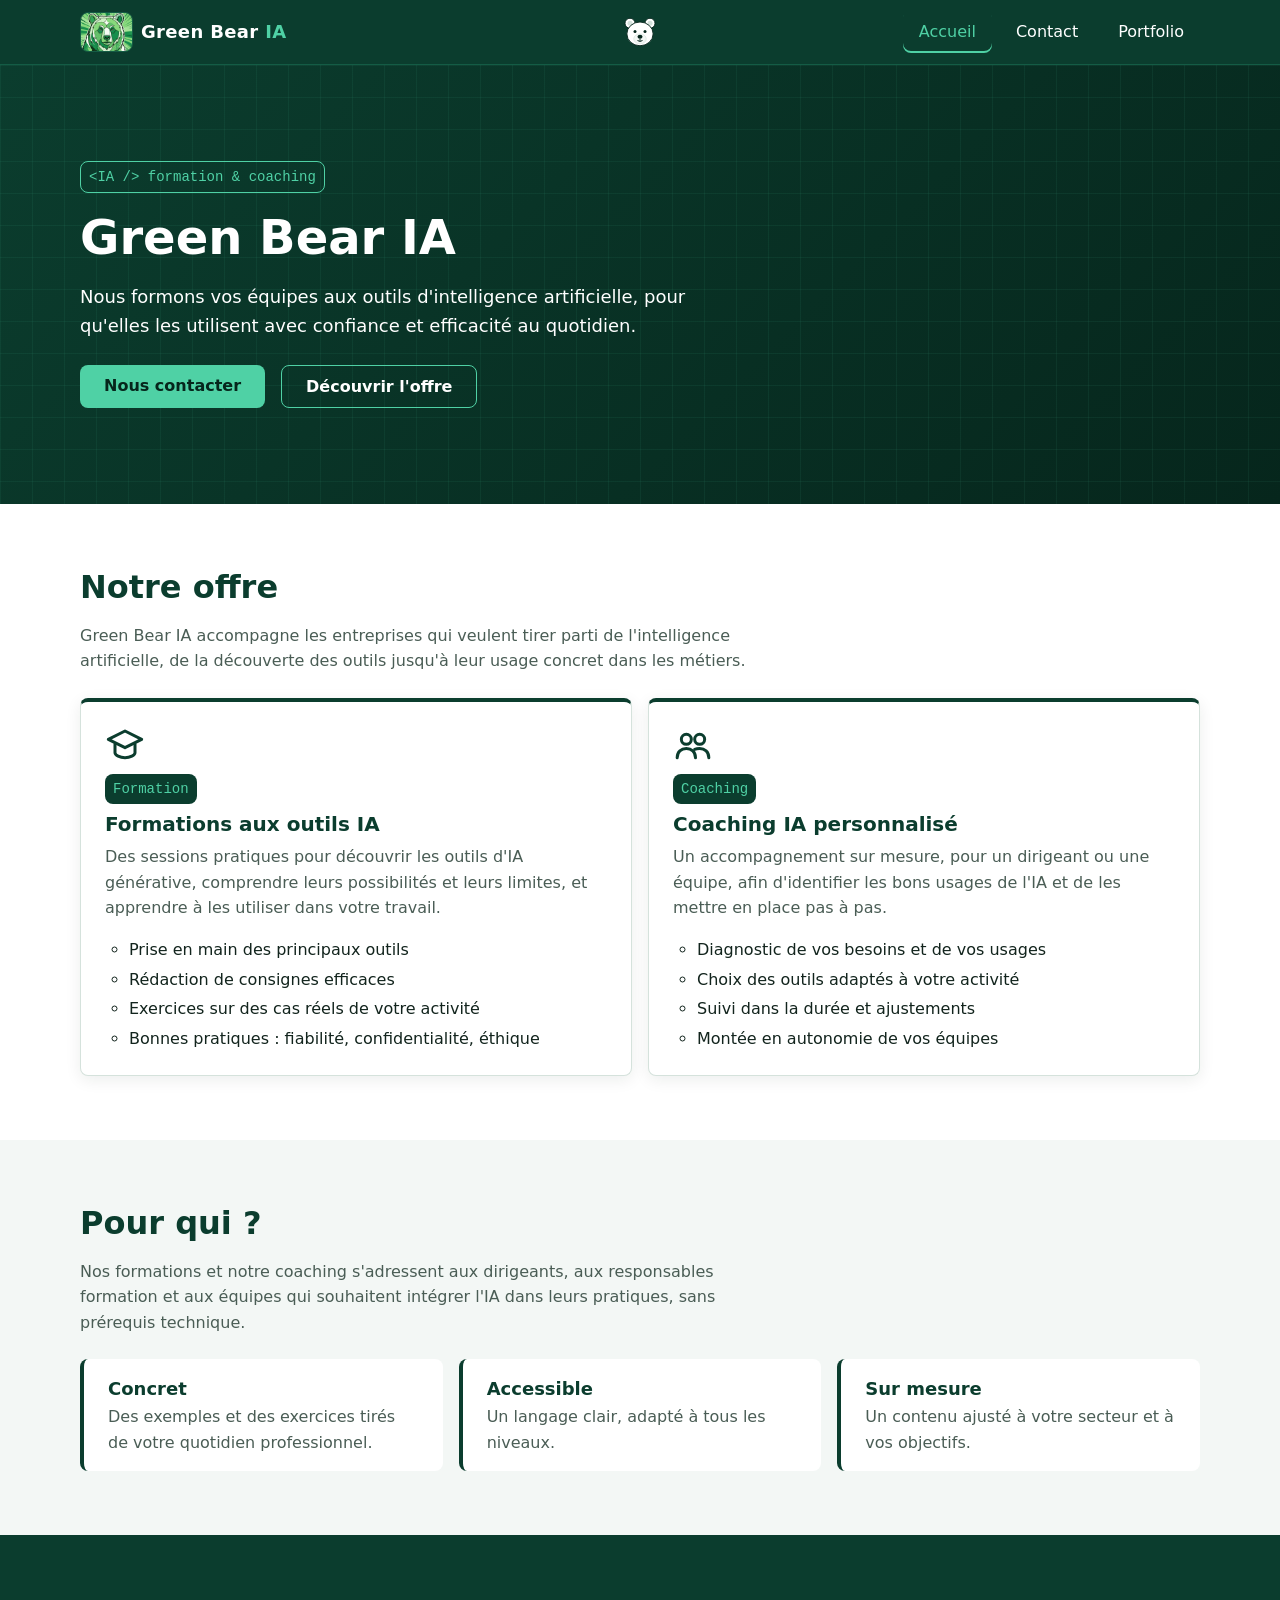
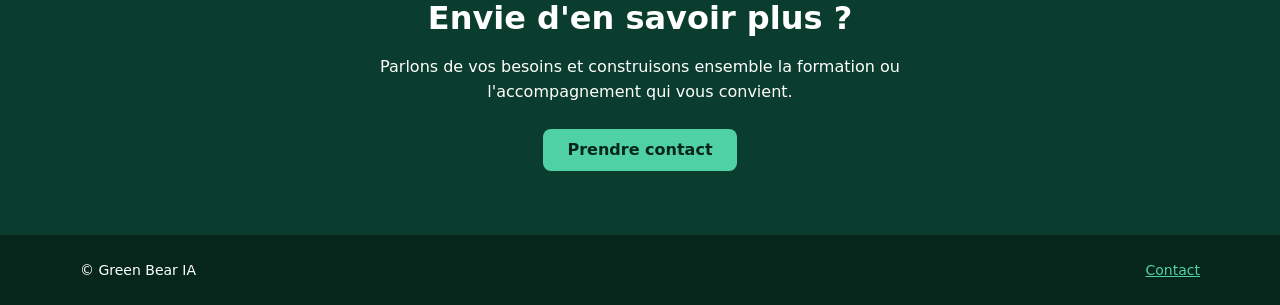
<file: index.html>
<!DOCTYPE html>
<html lang="fr">
<head>
  <meta charset="utf-8">
  <meta name="viewport" content="width=device-width, initial-scale=1">
  <title>Green Bear IA — Accueil</title>
  <meta name="description" content="Green Bear IA : formation et accompagnement à l'intelligence artificielle.">
  <meta name="theme-color" content="#0b3d2e">
  <link rel="stylesheet" href="assets/css/style.css">
</head>
<body>
  <a class="skip-link" href="#contenu">Aller au contenu</a>

  <header class="site-header">
    <div class="container site-header__inner">
      <a class="logo" href="index.html">
        <img class="logo__mark" src="assets/img/GreenBear.png" width="1200" height="896" alt="Logo Green Bear IA : tête d'ours stylisée dans des tons verts">
        <span>Green Bear <span class="logo__accent">IA</span></span>
      </a>
      <a class="header-bear" href="index.html" aria-label="Ours blanc Green Bear IA : retour à l'accueil">
        <svg class="header-bear__icon" viewBox="0 0 64 64" width="64" height="64" aria-hidden="true" focusable="false">
          <circle class="header-bear__fur" cx="16" cy="18" r="8"/>
          <circle class="header-bear__fur" cx="48" cy="18" r="8"/>
          <circle class="header-bear__inner" cx="16" cy="18" r="4"/>
          <circle class="header-bear__inner" cx="48" cy="18" r="4"/>
          <ellipse class="header-bear__fur" cx="32" cy="35" rx="21" ry="19"/>
          <ellipse class="header-bear__muzzle" cx="32" cy="43" rx="10" ry="8"/>
          <circle class="header-bear__feature" cx="24" cy="31" r="2.4"/>
          <circle class="header-bear__feature" cx="40" cy="31" r="2.4"/>
          <ellipse class="header-bear__feature" cx="32" cy="39.5" rx="4" ry="3"/>
          <path class="header-bear__mouth" d="M32 42.5 V45.5 M28.5 46 Q32 48.5 35.5 46"/>
        </svg>
      </a>
      <button class="nav-toggle" type="button" aria-expanded="false" aria-controls="main-nav">
        <span class="nav-toggle__icon" aria-hidden="true"></span>
        <span class="nav-toggle__label">Menu</span>
      </button>
      <nav class="main-nav" id="main-nav" aria-label="Menu principal">
        <ul class="main-nav__list">
          <li><a class="main-nav__link" href="index.html" aria-current="page">Accueil</a></li>
          <li><a class="main-nav__link" href="contact.html">Contact</a></li>
          <li><a class="main-nav__link" href="portfolio.html">Portfolio</a></li>
        </ul>
      </nav>
    </div>
  </header>

  <main id="contenu">
    <section class="hero">
      <div class="container">
        <span class="hero__tag">&lt;IA /&gt; formation &amp; coaching</span>
        <h1>Green Bear IA</h1>
        <p class="hero__lead">Nous formons vos équipes aux outils d'intelligence artificielle, pour qu'elles les utilisent avec confiance et efficacité au quotidien.</p>
        <div class="hero__actions">
          <a class="btn btn--accent" href="contact.html">Nous contacter</a>
          <a class="btn btn--ghost" href="#offre">Découvrir l'offre</a>
        </div>
      </div>
    </section>

    <section class="section" id="offre" aria-labelledby="offre-titre">
      <div class="container">
        <h2 id="offre-titre">Notre offre</h2>
        <p class="section__intro">Green Bear IA accompagne les entreprises qui veulent tirer parti de l'intelligence artificielle, de la découverte des outils jusqu'à leur usage concret dans les métiers.</p>
        <ul class="offer-list">
          <li class="offer-card">
            <svg class="offer-card__icon" viewBox="0 0 24 24" aria-hidden="true" focusable="false">
              <path d="M2 8 L12 3 L22 8 L12 13 Z" fill="none" stroke="currentColor" stroke-width="1.8" stroke-linejoin="round"/>
              <path d="M6 10.5 V16 C6 17.5 9 19 12 19 C15 19 18 17.5 18 16 V10.5" fill="none" stroke="currentColor" stroke-width="1.8" stroke-linejoin="round"/>
            </svg>
            <span class="offer-card__tag">Formation</span>
            <h3 class="offer-card__title">Formations aux outils IA</h3>
            <p class="offer-card__text">Des sessions pratiques pour découvrir les outils d'IA générative, comprendre leurs possibilités et leurs limites, et apprendre à les utiliser dans votre travail.</p>
            <ul class="offer-card__points">
              <li>Prise en main des principaux outils</li>
              <li>Rédaction de consignes efficaces</li>
              <li>Exercices sur des cas réels de votre activité</li>
              <li>Bonnes pratiques : fiabilité, confidentialité, éthique</li>
            </ul>
          </li>
          <li class="offer-card">
            <svg class="offer-card__icon" viewBox="0 0 24 24" aria-hidden="true" focusable="false">
              <circle cx="8" cy="8" r="3" fill="none" stroke="currentColor" stroke-width="1.8"/>
              <circle cx="16" cy="8" r="3" fill="none" stroke="currentColor" stroke-width="1.8"/>
              <path d="M2.5 19 C2.5 15.5 5 13.5 8 13.5 C11 13.5 13.5 15.5 13.5 19" fill="none" stroke="currentColor" stroke-width="1.8" stroke-linecap="round"/>
              <path d="M13 14 C14 13.6 15 13.5 16 13.5 C19 13.5 21.5 15.5 21.5 19" fill="none" stroke="currentColor" stroke-width="1.8" stroke-linecap="round"/>
            </svg>
            <span class="offer-card__tag">Coaching</span>
            <h3 class="offer-card__title">Coaching IA personnalisé</h3>
            <p class="offer-card__text">Un accompagnement sur mesure, pour un dirigeant ou une équipe, afin d'identifier les bons usages de l'IA et de les mettre en place pas à pas.</p>
            <ul class="offer-card__points">
              <li>Diagnostic de vos besoins et de vos usages</li>
              <li>Choix des outils adaptés à votre activité</li>
              <li>Suivi dans la durée et ajustements</li>
              <li>Montée en autonomie de vos équipes</li>
            </ul>
          </li>
        </ul>
      </div>
    </section>

    <section class="section section--soft" aria-labelledby="pourquoi-titre">
      <div class="container">
        <h2 id="pourquoi-titre">Pour qui&nbsp;?</h2>
        <p class="section__intro">Nos formations et notre coaching s'adressent aux dirigeants, aux responsables formation et aux équipes qui souhaitent intégrer l'IA dans leurs pratiques, sans prérequis technique.</p>
        <ul class="benefit-list">
          <li class="benefit"><strong class="benefit__title">Concret</strong> Des exemples et des exercices tirés de votre quotidien professionnel.</li>
          <li class="benefit"><strong class="benefit__title">Accessible</strong> Un langage clair, adapté à tous les niveaux.</li>
          <li class="benefit"><strong class="benefit__title">Sur mesure</strong> Un contenu ajusté à votre secteur et à vos objectifs.</li>
        </ul>
      </div>
    </section>

    <section class="cta-band" aria-labelledby="cta-titre">
      <div class="container">
        <h2 id="cta-titre">Envie d'en savoir plus&nbsp;?</h2>
        <p class="cta-band__text">Parlons de vos besoins et construisons ensemble la formation ou l'accompagnement qui vous convient.</p>
        <a class="btn btn--accent" href="contact.html">Prendre contact</a>
      </div>
    </section>
  </main>

  <footer class="site-footer">
    <div class="container site-footer__inner">
      <p>&copy; Green Bear IA</p>
      <p><a href="contact.html">Contact</a></p>
    </div>
  </footer>

  <script src="assets/js/main.js"></script>
</body>
</html>
</file>
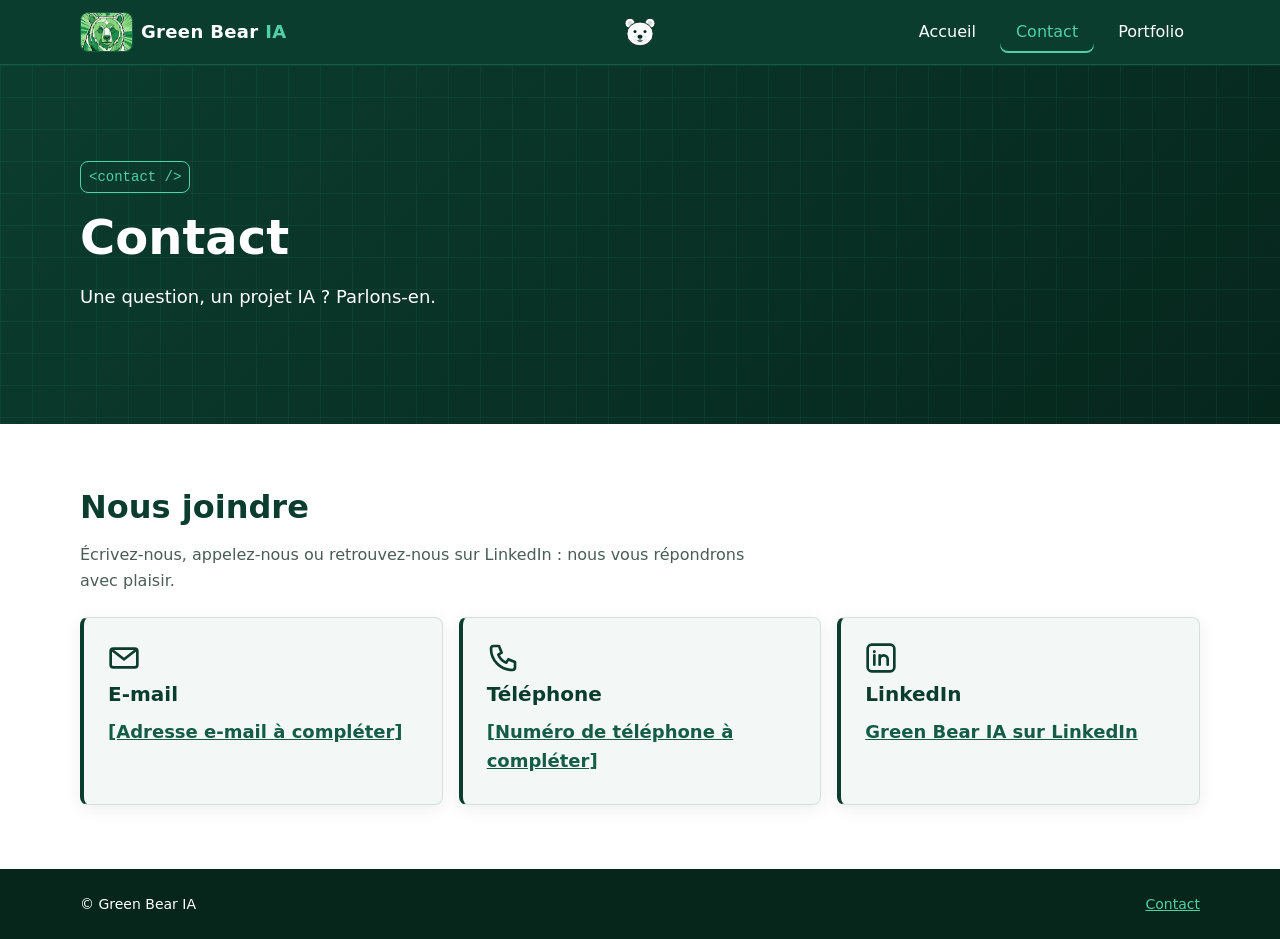
<file: contact.html>
<!DOCTYPE html>
<html lang="fr">
<head>
  <meta charset="utf-8">
  <meta name="viewport" content="width=device-width, initial-scale=1">
  <title>Green Bear IA — Contact</title>
  <meta name="description" content="Contacter Green Bear IA.">
  <meta name="theme-color" content="#0b3d2e">
  <link rel="stylesheet" href="assets/css/style.css">
</head>
<body>
  <a class="skip-link" href="#contenu">Aller au contenu</a>

  <header class="site-header">
    <div class="container site-header__inner">
      <a class="logo" href="index.html">
        <img class="logo__mark" src="assets/img/GreenBear.png" width="1200" height="896" alt="Logo Green Bear IA : tête d'ours stylisée dans des tons verts">
        <span>Green Bear <span class="logo__accent">IA</span></span>
      </a>
      <a class="header-bear" href="index.html" aria-label="Ours blanc Green Bear IA : retour à l'accueil">
        <svg class="header-bear__icon" viewBox="0 0 64 64" width="64" height="64" aria-hidden="true" focusable="false">
          <circle class="header-bear__fur" cx="16" cy="18" r="8"/>
          <circle class="header-bear__fur" cx="48" cy="18" r="8"/>
          <circle class="header-bear__inner" cx="16" cy="18" r="4"/>
          <circle class="header-bear__inner" cx="48" cy="18" r="4"/>
          <ellipse class="header-bear__fur" cx="32" cy="35" rx="21" ry="19"/>
          <ellipse class="header-bear__muzzle" cx="32" cy="43" rx="10" ry="8"/>
          <circle class="header-bear__feature" cx="24" cy="31" r="2.4"/>
          <circle class="header-bear__feature" cx="40" cy="31" r="2.4"/>
          <ellipse class="header-bear__feature" cx="32" cy="39.5" rx="4" ry="3"/>
          <path class="header-bear__mouth" d="M32 42.5 V45.5 M28.5 46 Q32 48.5 35.5 46"/>
        </svg>
      </a>
      <button class="nav-toggle" type="button" aria-expanded="false" aria-controls="main-nav">
        <span class="nav-toggle__icon" aria-hidden="true"></span>
        <span class="nav-toggle__label">Menu</span>
      </button>
      <nav class="main-nav" id="main-nav" aria-label="Menu principal">
        <ul class="main-nav__list">
          <li><a class="main-nav__link" href="index.html">Accueil</a></li>
          <li><a class="main-nav__link" href="contact.html" aria-current="page">Contact</a></li>
          <li><a class="main-nav__link" href="portfolio.html">Portfolio</a></li>
        </ul>
      </nav>
    </div>
  </header>

  <main id="contenu">
    <section class="hero">
      <div class="container">
        <span class="hero__tag">&lt;contact /&gt;</span>
        <h1>Contact</h1>
        <p class="hero__lead">Une question, un projet IA ? Parlons-en.</p>
      </div>
    </section>

    <section class="section">
      <div class="container">
        <h2>Nous joindre</h2>
        <p class="section__intro">Écrivez-nous, appelez-nous ou retrouvez-nous sur LinkedIn : nous vous répondrons avec plaisir.</p>
        <ul class="contact-list">
          <li class="contact-card">
            <svg class="contact-card__icon" viewBox="0 0 24 24" aria-hidden="true" focusable="false">
              <rect x="2" y="5" width="20" height="14" rx="2" fill="none" stroke="currentColor" stroke-width="2"/>
              <path d="M3 6 L12 13 L21 6" fill="none" stroke="currentColor" stroke-width="2"/>
            </svg>
            <h3 class="contact-card__title">E-mail</h3>
            <!-- Adresse e-mail à compléter : remplacer dans le href (après « mailto: ») et dans le texte du lien -->
            <a class="contact-card__link" href="mailto:adresse@a-completer.fr">[Adresse e-mail à compléter]</a>
          </li>
          <li class="contact-card">
            <svg class="contact-card__icon" viewBox="0 0 24 24" aria-hidden="true" focusable="false">
              <path d="M5 3 h4 l2 5 -2.5 1.5 a11 11 0 0 0 6 6 L16 13 l5 2 v4 a2 2 0 0 1 -2 2 A16 16 0 0 1 3 5 a2 2 0 0 1 2 -2 z" fill="none" stroke="currentColor" stroke-width="2" stroke-linejoin="round"/>
            </svg>
            <h3 class="contact-card__title">Téléphone</h3>
            <!-- Numéro de téléphone à compléter : remplacer dans le href (format international, ex. tel:+33...) et dans le texte du lien -->
            <a class="contact-card__link" href="tel:+33000000000">[Numéro de téléphone à compléter]</a>
          </li>
          <li class="contact-card">
            <svg class="contact-card__icon" viewBox="0 0 24 24" aria-hidden="true" focusable="false">
              <rect x="2" y="2" width="20" height="20" rx="3" fill="none" stroke="currentColor" stroke-width="2"/>
              <path d="M7 10 v7 M7 7 v0.5 M11 17 v-7 M11 13 a3 3 0 0 1 6 0 v4" fill="none" stroke="currentColor" stroke-width="2" stroke-linecap="round"/>
            </svg>
            <h3 class="contact-card__title">LinkedIn</h3>
            <!-- Adresse du profil LinkedIn de la société à compléter dans le href -->
            <a class="contact-card__link" href="https://www.linkedin.com/company/a-completer/" target="_blank" rel="noopener noreferrer">Green Bear IA sur LinkedIn<span class="visually-hidden"> (s'ouvre dans un nouvel onglet)</span></a>
          </li>
        </ul>
      </div>
    </section>
  </main>

  <footer class="site-footer">
    <div class="container site-footer__inner">
      <p>&copy; Green Bear IA</p>
      <p><a href="contact.html">Contact</a></p>
    </div>
  </footer>

  <script src="assets/js/main.js"></script>
</body>
</html>
</file>
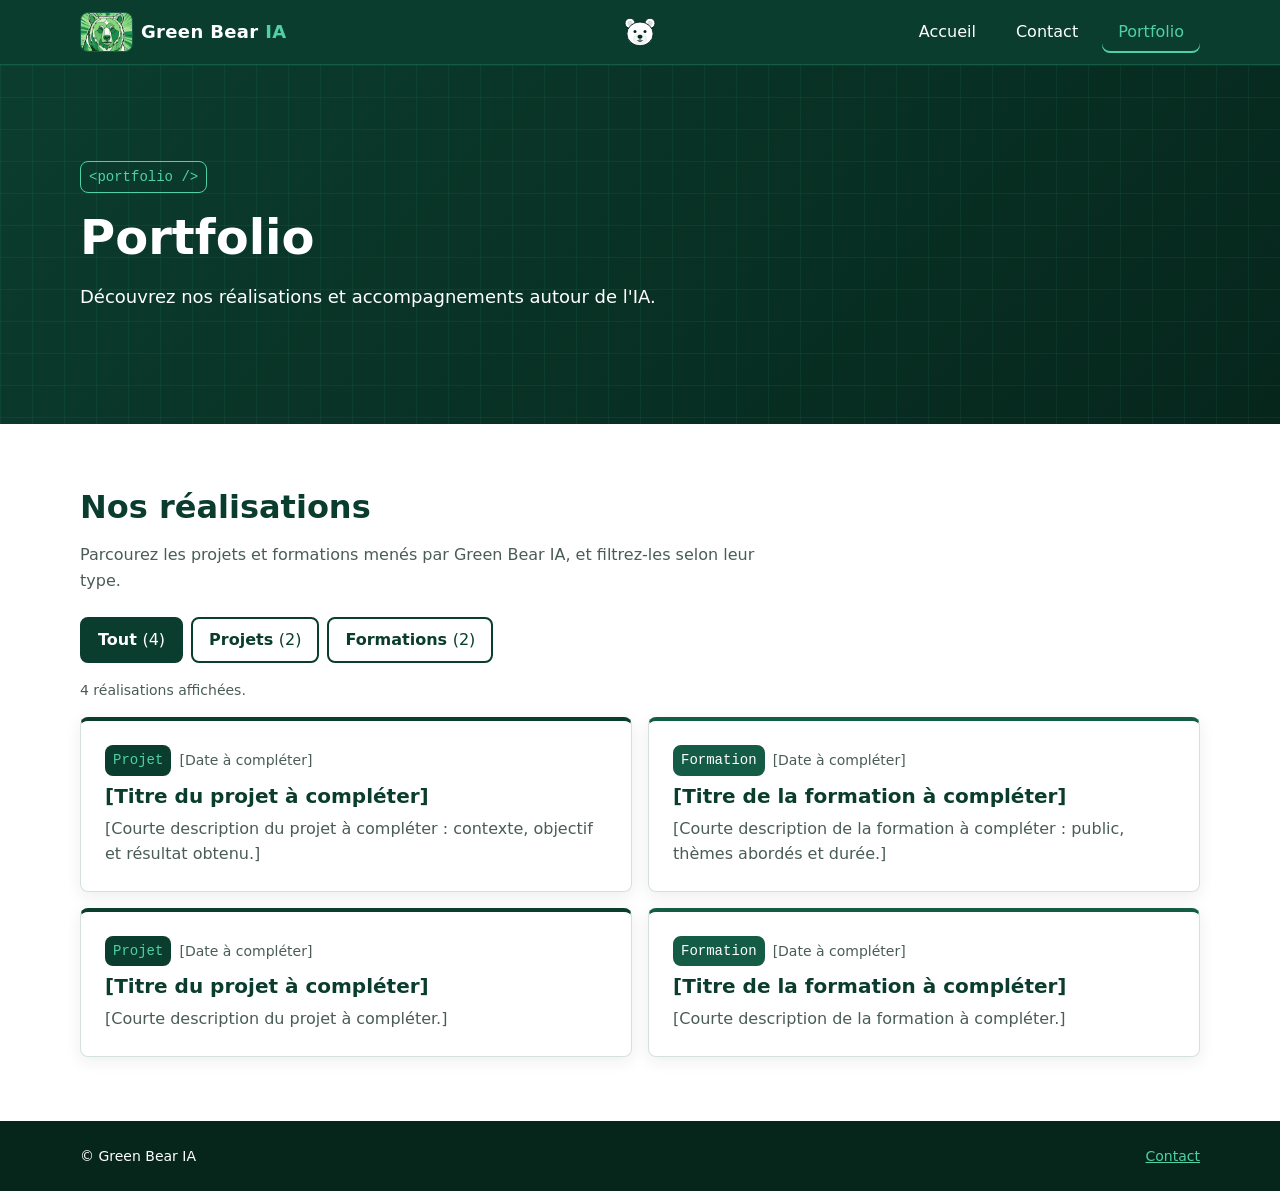
<file: portfolio.html>
<!DOCTYPE html>
<html lang="fr">
<head>
  <meta charset="utf-8">
  <meta name="viewport" content="width=device-width, initial-scale=1">
  <title>Green Bear IA — Portfolio</title>
  <meta name="description" content="Les réalisations et accompagnements de Green Bear IA.">
  <meta name="theme-color" content="#0b3d2e">
  <link rel="stylesheet" href="assets/css/style.css">
</head>
<body>
  <a class="skip-link" href="#contenu">Aller au contenu</a>

  <header class="site-header">
    <div class="container site-header__inner">
      <a class="logo" href="index.html">
        <img class="logo__mark" src="assets/img/GreenBear.png" width="1200" height="896" alt="Logo Green Bear IA : tête d'ours stylisée dans des tons verts">
        <span>Green Bear <span class="logo__accent">IA</span></span>
      </a>
      <a class="header-bear" href="index.html" aria-label="Ours blanc Green Bear IA : retour à l'accueil">
        <svg class="header-bear__icon" viewBox="0 0 64 64" width="64" height="64" aria-hidden="true" focusable="false">
          <circle class="header-bear__fur" cx="16" cy="18" r="8"/>
          <circle class="header-bear__fur" cx="48" cy="18" r="8"/>
          <circle class="header-bear__inner" cx="16" cy="18" r="4"/>
          <circle class="header-bear__inner" cx="48" cy="18" r="4"/>
          <ellipse class="header-bear__fur" cx="32" cy="35" rx="21" ry="19"/>
          <ellipse class="header-bear__muzzle" cx="32" cy="43" rx="10" ry="8"/>
          <circle class="header-bear__feature" cx="24" cy="31" r="2.4"/>
          <circle class="header-bear__feature" cx="40" cy="31" r="2.4"/>
          <ellipse class="header-bear__feature" cx="32" cy="39.5" rx="4" ry="3"/>
          <path class="header-bear__mouth" d="M32 42.5 V45.5 M28.5 46 Q32 48.5 35.5 46"/>
        </svg>
      </a>
      <button class="nav-toggle" type="button" aria-expanded="false" aria-controls="main-nav">
        <span class="nav-toggle__icon" aria-hidden="true"></span>
        <span class="nav-toggle__label">Menu</span>
      </button>
      <nav class="main-nav" id="main-nav" aria-label="Menu principal">
        <ul class="main-nav__list">
          <li><a class="main-nav__link" href="index.html">Accueil</a></li>
          <li><a class="main-nav__link" href="contact.html">Contact</a></li>
          <li><a class="main-nav__link" href="portfolio.html" aria-current="page">Portfolio</a></li>
        </ul>
      </nav>
    </div>
  </header>

  <main id="contenu">
    <section class="hero">
      <div class="container">
        <span class="hero__tag">&lt;portfolio /&gt;</span>
        <h1>Portfolio</h1>
        <p class="hero__lead">Découvrez nos réalisations et accompagnements autour de l'IA.</p>
      </div>
    </section>

    <section class="section">
      <div class="container">
        <h2>Nos réalisations</h2>
        <p class="section__intro">Parcourez les projets et formations menés par Green Bear IA, et filtrez-les selon leur type.</p>

        <!-- Les cartes sont générées à partir de assets/js/portfolio-data.js : c'est ce fichier qu'il faut compléter. -->
        <div class="portfolio-filters" id="portfolio-filters" role="group" aria-label="Filtrer par type" hidden>
          <button class="filter-btn" type="button" data-filter="tout" aria-pressed="true">Tout <span class="filter-btn__count"></span></button>
          <button class="filter-btn" type="button" data-filter="projet" aria-pressed="false">Projets <span class="filter-btn__count"></span></button>
          <button class="filter-btn" type="button" data-filter="formation" aria-pressed="false">Formations <span class="filter-btn__count"></span></button>
        </div>
        <p class="portfolio-status" id="portfolio-status" aria-live="polite"></p>
        <ul class="portfolio-list" id="portfolio-list"></ul>
        <noscript>
          <p class="placeholder">Activez JavaScript dans votre navigateur pour afficher la liste des réalisations.</p>
        </noscript>
      </div>
    </section>
  </main>

  <footer class="site-footer">
    <div class="container site-footer__inner">
      <p>&copy; Green Bear IA</p>
      <p><a href="contact.html">Contact</a></p>
    </div>
  </footer>

  <script src="assets/js/main.js"></script>
  <script src="assets/js/portfolio-data.js"></script>
  <script src="assets/js/portfolio.js"></script>
</body>
</html>
</file>
<file: assets/css/style.css>
/* ==========================================================================
   Green Bear IA — feuille de style unique du site
   Charte : vert sombre « jaguar », blanc, style moderne et technologique.
   ========================================================================== */

/* ---------- Variables (charte graphique) ---------- */
:root {
  /* Couleurs */
  --color-primary: #0b3d2e;        /* vert sombre type jaguar (couleur dominante) */
  --color-primary-dark: #06261c;   /* vert plus profond (pied de page, survols) */
  --color-primary-light: #145c45;  /* vert intermédiaire (bordures, dégradés) */
  --color-accent: #4fd1a5;         /* vert lumineux « tech », sur fond sombre uniquement */
  --color-white: #ffffff;
  --color-bg-soft: #f3f7f5;        /* blanc légèrement teinté de vert (sections alternées) */
  --color-text: #12241d;           /* texte sur fond blanc */
  --color-text-muted: #4a5d55;     /* texte secondaire sur fond blanc */
  --color-border: #d5e2dc;

  /* Typographie */
  --font-base: system-ui, -apple-system, "Segoe UI", Roboto, sans-serif;
  --font-mono: ui-monospace, "SFMono-Regular", Menlo, Consolas, monospace;
  --fs-small: 0.875rem;
  --fs-base: 1rem;
  --fs-lead: 1.125rem;
  --fs-h3: 1.25rem;
  --fs-h2: clamp(1.5rem, 4vw, 2rem);
  --fs-h1: clamp(1.875rem, 6vw, 3rem);
  --lh-base: 1.6;

  /* Espacements */
  --space-xs: 0.25rem;
  --space-s: 0.5rem;
  --space-m: 1rem;
  --space-l: 1.5rem;
  --space-xl: 2.5rem;
  --space-xxl: 4rem;

  /* Mise en page */
  --container-width: 72rem;
  --header-height: 4rem;
  --header-bear-size: 2.5rem;      /* pictogramme d'ours blanc centré dans l'en-tête */
  --radius: 0.5rem;
  --shadow: 0 4px 16px rgba(6, 38, 28, 0.08);
  --transition: 0.2s ease;
}

/* ---------- Base ---------- */
*,
*::before,
*::after {
  box-sizing: border-box;
}

html {
  -webkit-text-size-adjust: 100%;
  text-size-adjust: 100%;
  /* Barre de défilement verticale toujours réservée : sur une page courte
     (Contact), son absence élargissait la page de quelques pixels et
     décalait horizontalement l'en-tête, l'ours et le menu. */
  overflow-y: scroll;
}

body {
  margin: 0;
  min-height: 100vh;
  display: flex;
  flex-direction: column;
  font-family: var(--font-base);
  font-size: var(--fs-base);
  line-height: var(--lh-base);
  color: var(--color-text);
  background-color: var(--color-white);
  overflow-wrap: break-word;
}

img,
svg {
  max-width: 100%;
  height: auto;
  display: block;
}

h1,
h2,
h3 {
  line-height: 1.2;
  margin: 0 0 var(--space-m);
  color: var(--color-primary);
}

h1 { font-size: var(--fs-h1); }
h2 { font-size: var(--fs-h2); }
h3 { font-size: var(--fs-h3); }

p {
  margin: 0 0 var(--space-m);
}

a {
  color: var(--color-primary-light);
}

a:hover {
  color: var(--color-primary);
}

:focus-visible {
  outline: 3px solid var(--color-accent);
  outline-offset: 2px;
}

.container {
  width: 100%;
  max-width: var(--container-width);
  margin: 0 auto;
  padding: 0 var(--space-m);
}

.skip-link {
  position: absolute;
  left: var(--space-m);
  top: -3rem;
  z-index: 100;
  padding: var(--space-s) var(--space-m);
  background: var(--color-white);
  color: var(--color-primary);
  border-radius: var(--radius);
  font-weight: 600;
}

.skip-link:focus {
  top: var(--space-s);
}

/* ---------- En-tête et navigation ---------- */
.site-header {
  position: sticky;
  top: 0;
  z-index: 50;
  background-color: var(--color-primary);
  color: var(--color-white);
  border-bottom: 1px solid var(--color-primary-light);
}

/* Grille de l'en-tête : la colonne centrale accueille l'ours blanc,
   les deux colonnes latérales ont la même largeur pour qu'il soit
   exactement centré. Petit écran : l'ours passe sur sa propre ligne. */
.site-header__inner {
  display: grid;
  grid-template-columns: 1fr auto;
  grid-template-rows: minmax(var(--header-height), auto);
  grid-template-areas:
    "logo toggle"
    "bear bear"
    "nav  nav";
  align-items: center;
  column-gap: var(--space-s);
}

.logo {
  grid-area: logo;
  justify-self: start;
}

.nav-toggle {
  grid-area: toggle;
  justify-self: end;
}

.main-nav {
  grid-area: nav;
}

/* Pictogramme d'ours blanc, lien vers l'accueil */
.header-bear {
  grid-area: bear;
  justify-self: center;
  display: inline-flex;
  margin-bottom: var(--space-s);
  border-radius: var(--radius);
  transition: transform var(--transition);
}

.header-bear:hover {
  transform: scale(1.08);
}

.header-bear__icon {
  width: var(--header-bear-size);
  height: var(--header-bear-size);
  max-width: none;
}

.header-bear__fur {
  fill: var(--color-white);
  stroke: var(--color-primary-dark);
  stroke-width: 1.5;
}

.header-bear__inner {
  fill: var(--color-border);
}

.header-bear__muzzle {
  fill: var(--color-bg-soft);
  stroke: var(--color-border);
  stroke-width: 1;
}

.header-bear__feature {
  fill: var(--color-primary-dark);
}

.header-bear__mouth {
  fill: none;
  stroke: var(--color-primary-dark);
  stroke-width: 1.6;
  stroke-linecap: round;
}

.logo {
  display: inline-flex;
  align-items: center;
  gap: var(--space-s);
  color: var(--color-white);
  text-decoration: none;
  font-weight: 700;
  font-size: var(--fs-lead);
  letter-spacing: 0.02em;
}

.logo:hover {
  color: var(--color-white);
}

/* Logo Green Bear (image 4:3) : hauteur fixe, largeur proportionnelle */
.logo__mark {
  width: auto;
  height: 2.5rem;
  max-width: none;
  flex-shrink: 0;
  border-radius: var(--radius);
  border: 1px solid var(--color-primary-light);
}

.logo__accent {
  color: var(--color-accent);
}

.nav-toggle {
  display: none; /* affiché uniquement si JavaScript est actif, sur mobile */
  align-items: center;
  gap: var(--space-s);
  padding: var(--space-s) var(--space-m);
  font: inherit;
  font-weight: 600;
  color: var(--color-white);
  background: transparent;
  border: 1px solid var(--color-accent);
  border-radius: var(--radius);
  cursor: pointer;
}

.nav-toggle:hover {
  background-color: var(--color-primary-light);
}

.nav-toggle__icon,
.nav-toggle__icon::before,
.nav-toggle__icon::after {
  display: block;
  width: 1.25rem;
  height: 2px;
  background-color: currentColor;
  transition: transform var(--transition);
}

.nav-toggle__icon {
  position: relative;
}

.nav-toggle__icon::before,
.nav-toggle__icon::after {
  content: "";
  position: absolute;
  left: 0;
}

.nav-toggle__icon::before { top: -6px; }
.nav-toggle__icon::after { top: 6px; }

.main-nav {
  width: 100%;
}

.main-nav__list {
  list-style: none;
  margin: 0;
  padding: 0 0 var(--space-m);
  display: flex;
  flex-direction: column;
  gap: var(--space-xs);
}

.main-nav__link {
  display: block;
  padding: var(--space-s) var(--space-m);
  color: var(--color-white);
  text-decoration: none;
  font-weight: 500;
  border-radius: var(--radius);
  transition: background-color var(--transition), color var(--transition);
}

.main-nav__link:hover {
  color: var(--color-white);
  background-color: var(--color-primary-light);
}

.main-nav__link[aria-current="page"] {
  color: var(--color-accent);
  box-shadow: inset 3px 0 0 var(--color-accent);
}

/* Mobile avec JavaScript : le menu est replié par défaut */
.js-nav .nav-toggle {
  display: inline-flex;
}

.js-nav .main-nav {
  display: none;
}

.js-nav .main-nav.is-open {
  display: block;
}

/* ---------- Bandeau d'introduction (hero) ---------- */
.hero {
  position: relative;
  overflow: hidden;
  padding: var(--space-xxl) 0;
  color: var(--color-white);
  background-color: var(--color-primary);
  background-image:
    linear-gradient(rgba(79, 209, 165, 0.07) 1px, transparent 1px),
    linear-gradient(90deg, rgba(79, 209, 165, 0.07) 1px, transparent 1px),
    linear-gradient(135deg, var(--color-primary) 0%, var(--color-primary-dark) 100%);
  background-size: 32px 32px, 32px 32px, 100% 100%;
}

.hero h1 {
  color: var(--color-white);
  max-width: 40rem;
}

.hero__tag {
  display: inline-block;
  margin-bottom: var(--space-m);
  padding: var(--space-xs) var(--space-s);
  font-family: var(--font-mono);
  font-size: var(--fs-small);
  color: var(--color-accent);
  border: 1px solid var(--color-accent);
  border-radius: var(--radius);
}

.hero__lead {
  max-width: 40rem;
  font-size: var(--fs-lead);
  color: var(--color-white);
}

.hero__actions {
  display: flex;
  flex-wrap: wrap;
  gap: var(--space-m);
  margin-top: var(--space-l);
}

/* ---------- Sections ---------- */
.section {
  padding: var(--space-xl) 0;
}

.section[id] {
  /* l'en-tête collant ne masque pas le titre (petit écran : ligne de l'ours en plus) */
  scroll-margin-top: calc(var(--header-height) + var(--header-bear-size) + var(--space-s));
}

.section--soft {
  background-color: var(--color-bg-soft);
}

.section__intro {
  max-width: 44rem;
  color: var(--color-text-muted);
}

.placeholder {
  padding: var(--space-l);
  color: var(--color-text-muted);
  background-color: var(--color-white);
  border: 2px dashed var(--color-border);
  border-radius: var(--radius);
}

.visually-hidden {
  position: absolute;
  width: 1px;
  height: 1px;
  padding: 0;
  margin: -1px;
  overflow: hidden;
  clip: rect(0, 0, 0, 0);
  white-space: nowrap;
  border: 0;
}

/* ---------- Offre (page d'accueil) ---------- */
.offer-list {
  list-style: none;
  margin: var(--space-l) 0 0;
  padding: 0;
  display: grid;
  gap: var(--space-m);
}

.offer-card {
  padding: var(--space-l);
  background-color: var(--color-white);
  border: 1px solid var(--color-border);
  border-top: 4px solid var(--color-primary);
  border-radius: var(--radius);
  box-shadow: var(--shadow);
}

.offer-card__icon {
  width: 2.5rem;
  height: 2.5rem;
  margin-bottom: var(--space-s);
  color: var(--color-primary);
}

.offer-card__tag {
  display: inline-block;
  margin-bottom: var(--space-s);
  padding: var(--space-xs) var(--space-s);
  font-family: var(--font-mono);
  font-size: var(--fs-small);
  color: var(--color-accent);
  background-color: var(--color-primary);
  border-radius: var(--radius);
}

.offer-card__title {
  margin-bottom: var(--space-s);
}

.offer-card__text {
  color: var(--color-text-muted);
}

.offer-card__points {
  margin: 0;
  padding-left: var(--space-l);
}

.offer-card__points li + li {
  margin-top: var(--space-xs);
}

.benefit-list {
  list-style: none;
  margin: var(--space-l) 0 0;
  padding: 0;
  display: grid;
  gap: var(--space-m);
}

.benefit {
  padding: var(--space-m) var(--space-l);
  background-color: var(--color-white);
  border-left: 4px solid var(--color-primary);
  border-radius: var(--radius);
  color: var(--color-text-muted);
}

.benefit__title {
  display: block;
  color: var(--color-primary);
  font-size: var(--fs-lead);
}

.cta-band {
  padding: var(--space-xl) 0;
  text-align: center;
  color: var(--color-white);
  background-color: var(--color-primary);
}

.cta-band h2 {
  color: var(--color-white);
}

.cta-band__text {
  max-width: 40rem;
  margin: 0 auto var(--space-l);
}

/* ---------- Coordonnées (page Contact) ---------- */
.contact-list {
  list-style: none;
  margin: var(--space-l) 0 0;
  padding: 0;
  display: grid;
  gap: var(--space-m);
}

.contact-card {
  padding: var(--space-l);
  background-color: var(--color-bg-soft);
  border: 1px solid var(--color-border);
  border-left: 4px solid var(--color-primary);
  border-radius: var(--radius);
  box-shadow: var(--shadow);
}

.contact-card__icon {
  width: 2rem;
  height: 2rem;
  margin-bottom: var(--space-s);
  color: var(--color-primary);
}

.contact-card__title {
  margin-bottom: var(--space-s);
}

.contact-card__link {
  display: inline-block;
  padding: var(--space-xs) 0;
  font-weight: 600;
  font-size: var(--fs-lead);
}

/* ---------- Portfolio (filtres et cartes) ---------- */
.portfolio-filters {
  display: flex;
  flex-wrap: wrap;
  gap: var(--space-s);
  margin-top: var(--space-l);
}

.filter-btn {
  padding: var(--space-s) var(--space-m);
  font: inherit;
  font-weight: 600;
  color: var(--color-primary);
  background-color: var(--color-white);
  border: 2px solid var(--color-primary);
  border-radius: var(--radius);
  cursor: pointer;
  transition: background-color var(--transition), color var(--transition);
}

.filter-btn:hover {
  background-color: var(--color-bg-soft);
}

.filter-btn[aria-pressed="true"] {
  color: var(--color-white);
  background-color: var(--color-primary);
}

.filter-btn__count {
  font-weight: 400;
}

.portfolio-status {
  margin: var(--space-m) 0 0;
  font-size: var(--fs-small);
  color: var(--color-text-muted);
}

.portfolio-list {
  list-style: none;
  margin: var(--space-m) 0 0;
  padding: 0;
  display: grid;
  gap: var(--space-m);
}

.portfolio-card {
  display: flex;
  flex-direction: column;
  padding: var(--space-l);
  background-color: var(--color-white);
  border: 1px solid var(--color-border);
  border-top: 4px solid var(--color-primary);
  border-radius: var(--radius);
  box-shadow: var(--shadow);
}

.portfolio-card--formation {
  border-top-color: var(--color-primary-light);
}

.portfolio-card__meta {
  display: flex;
  flex-wrap: wrap;
  align-items: center;
  gap: var(--space-s);
  margin-bottom: var(--space-s);
  font-size: var(--fs-small);
  color: var(--color-text-muted);
}

.portfolio-card__type {
  padding: var(--space-xs) var(--space-s);
  font-family: var(--font-mono);
  color: var(--color-accent);
  background-color: var(--color-primary);
  border-radius: var(--radius);
}

.portfolio-card--formation .portfolio-card__type {
  color: var(--color-white);
  background-color: var(--color-primary-light);
}

.portfolio-card__title {
  margin-bottom: var(--space-s);
}

.portfolio-card__description {
  margin: 0;
  color: var(--color-text-muted);
}

.portfolio-filters[hidden],
.portfolio-card[hidden] {
  display: none;
}

/* ---------- Boutons ---------- */
.btn {
  display: inline-block;
  padding: var(--space-s) var(--space-l);
  font-weight: 600;
  text-decoration: none;
  border-radius: var(--radius);
  transition: background-color var(--transition), color var(--transition);
}

.btn--accent {
  color: var(--color-primary-dark);
  background-color: var(--color-accent);
}

.btn--accent:hover {
  color: var(--color-primary-dark);
  background-color: var(--color-white);
}

/* Bouton secondaire, sur fond vert sombre uniquement */
.btn--ghost {
  color: var(--color-white);
  border: 1px solid var(--color-accent);
}

.btn--ghost:hover {
  color: var(--color-white);
  background-color: var(--color-primary-light);
}

/* ---------- Pied de page ---------- */
.site-footer {
  margin-top: auto;
  padding: var(--space-l) 0;
  color: var(--color-white);
  background-color: var(--color-primary-dark);
  font-size: var(--fs-small);
}

.site-footer__inner {
  display: flex;
  flex-direction: column;
  gap: var(--space-s);
}

.site-footer p {
  margin: 0;
}

.site-footer a {
  color: var(--color-accent);
}

.site-footer a:hover {
  color: var(--color-white);
}

/* ---------- Écrans moyens : l'ours rejoint la ligne du logo ---------- */
@media (min-width: 30em) {
  .site-header__inner {
    grid-template-columns: 1fr auto 1fr;
    grid-template-areas:
      "logo bear toggle"
      "nav  nav  nav";
  }

  .header-bear {
    margin-bottom: 0;
  }

  .section[id] {
    scroll-margin-top: var(--header-height);
  }
}

/* ---------- Écrans plus larges ---------- */
@media (min-width: 48em) {
  .site-header__inner {
    grid-template-areas: "logo bear nav";
  }

  .main-nav,
  .js-nav .main-nav {
    justify-self: end;
  }

  .js-nav .nav-toggle {
    display: none;
  }

  .main-nav,
  .js-nav .main-nav {
    display: block;
    width: auto;
  }

  .main-nav__list {
    flex-direction: row;
    padding: 0;
    gap: var(--space-s);
  }

  .main-nav__link[aria-current="page"] {
    box-shadow: inset 0 -2px 0 var(--color-accent);
  }

  .hero {
    padding: calc(var(--space-xxl) * 1.5) 0;
  }

  .section {
    padding: var(--space-xxl) 0;
  }

  .contact-list,
  .benefit-list {
    grid-template-columns: repeat(3, 1fr);
  }

  .offer-list {
    grid-template-columns: repeat(2, 1fr);
  }

  .cta-band {
    padding: var(--space-xxl) 0;
  }

  .portfolio-list {
    grid-template-columns: repeat(2, 1fr);
  }

  .site-footer__inner {
    flex-direction: row;
    justify-content: space-between;
  }
}

@media (prefers-reduced-motion: reduce) {
  * {
    transition: none !important;
  }
}
</file>
